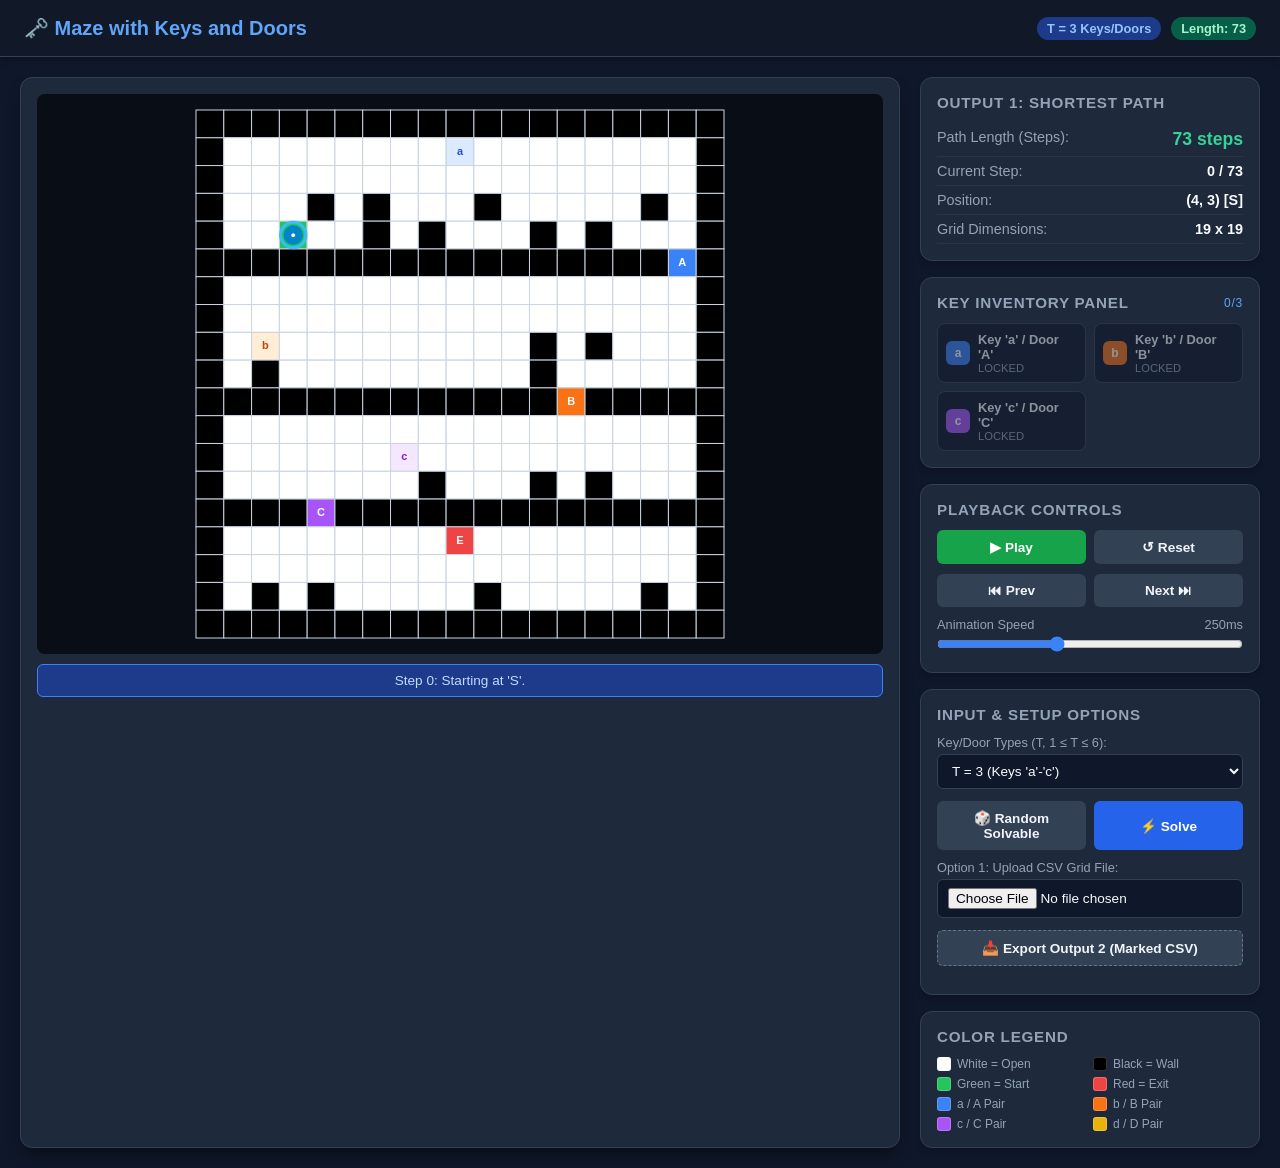
<file: problem1_maze_with_keys_and_doors/visualizer.html>
<!DOCTYPE html>
<html lang="en">
<head>
<meta charset="UTF-8">
<meta name="viewport" content="width=device-width, initial-scale=1.0">
<title>Problem 1: Maze with Keys and Doors - Visualizer</title>
<style>
  :root {
    --bg-main: #0f172a;
    --card-bg: #1e293b;
    --card-border: #334155;
    --text-primary: #f8fafc;
    --text-secondary: #94a3b8;
    --accent: #3b82f6;
    --accent-hover: #2563eb;
    --success: #22c55e;
    --danger: #ef4444;
    --warning: #f59e0b;
  }

  * { box-sizing: border-box; margin: 0; padding: 0; font-family: -apple-system, BlinkMacSystemFont, "Segoe UI", Roboto, sans-serif; }
  body { background-color: var(--bg-main); color: var(--text-primary); min-height: 100vh; display: flex; flex-direction: column; }
  
  header {
    background: #111827;
    border-bottom: 1px solid var(--card-border);
    padding: 16px 24px;
    display: flex;
    justify-content: space-between;
    align-items: center;
    box-shadow: 0 4px 6px -1px rgba(0, 0, 0, 0.3);
  }

  header h1 { font-size: 1.25rem; font-weight: 700; color: #60a5fa; display: flex; align-items: center; gap: 8px; }
  header .badge { background: #1e3a8a; color: #93c5fd; padding: 4px 10px; border-radius: 9999px; font-size: 0.8rem; font-weight: 600; }

  .layout {
    display: grid;
    grid-template-columns: 1fr 340px;
    gap: 20px;
    padding: 20px;
    flex: 1;
    max-width: 1400px;
    width: 100%;
    margin: 0 auto;
  }

  @media (max-width: 900px) {
    .layout { grid-template-columns: 1fr; }
  }

  .canvas-card {
    background: var(--card-bg);
    border: 1px solid var(--card-border);
    border-radius: 12px;
    padding: 16px;
    display: flex;
    flex-direction: column;
    align-items: center;
    position: relative;
    box-shadow: 0 10px 15px -3px rgba(0, 0, 0, 0.4);
  }

  .canvas-container {
    width: 100%;
    height: 560px;
    display: flex;
    align-items: center;
    justify-content: center;
    background: #090d16;
    border-radius: 8px;
    overflow: hidden;
    position: relative;
  }

  canvas {
    border-radius: 4px;
    box-shadow: 0 4px 12px rgba(0, 0, 0, 0.5);
  }

  .side-panel {
    display: flex;
    flex-direction: column;
    gap: 16px;
  }

  .card {
    background: var(--card-bg);
    border: 1px solid var(--card-border);
    border-radius: 12px;
    padding: 16px;
    box-shadow: 0 4px 6px -1px rgba(0, 0, 0, 0.2);
  }

  .card-title {
    font-size: 0.95rem;
    font-weight: 700;
    text-transform: uppercase;
    letter-spacing: 0.05em;
    color: var(--text-secondary);
    margin-bottom: 12px;
    display: flex;
    justify-content: space-between;
    align-items: center;
  }

  .stat-row {
    display: flex;
    justify-content: space-between;
    padding: 6px 0;
    border-bottom: 1px solid rgba(255, 255, 255, 0.05);
    font-size: 0.9rem;
  }

  .stat-label { color: var(--text-secondary); }
  .stat-value { font-weight: 700; color: var(--text-primary); }
  .stat-value.highlight { color: #34d399; font-size: 1.1rem; }

  /* Key Inventory HUD */
  .inventory-grid {
    display: grid;
    grid-template-columns: repeat(2, 1fr);
    gap: 8px;
  }

  .inv-item {
    background: #0f172a;
    border: 1px solid var(--card-border);
    border-radius: 8px;
    padding: 8px;
    display: flex;
    align-items: center;
    gap: 8px;
    transition: all 0.3s ease;
    opacity: 0.5;
  }

  .inv-item.active {
    opacity: 1;
    transform: translateY(-2px);
    box-shadow: 0 4px 10px rgba(0,0,0,0.3);
    border-color: #38bdf8;
  }

  .inv-color-box {
    width: 24px;
    height: 24px;
    border-radius: 6px;
    display: flex;
    align-items: center;
    justify-content: center;
    font-size: 0.75rem;
    font-weight: 800;
  }

  .inv-info { flex: 1; }
  .inv-name { font-size: 0.8rem; font-weight: 700; }
  .inv-status { font-size: 0.7rem; color: var(--text-secondary); }
  .inv-item.active .inv-status { color: var(--success); font-weight: 700; }

  /* Controls */
  .btn-row {
    display: flex;
    gap: 8px;
    margin-bottom: 10px;
  }

  button {
    background: var(--accent);
    color: white;
    border: none;
    padding: 9px 14px;
    border-radius: 6px;
    font-weight: 600;
    font-size: 0.85rem;
    cursor: pointer;
    transition: background 0.2s, transform 0.1s;
    display: flex;
    align-items: center;
    justify-content: center;
    gap: 6px;
    flex: 1;
  }

  button:hover { background: var(--accent-hover); }
  button:active { transform: scale(0.98); }
  button.secondary { background: #334155; color: #f1f5f9; }
  button.secondary:hover { background: #475569; }
  button.success { background: #16a34a; }
  button.success:hover { background: #15803d; }
  button.danger { background: #dc2626; }
  button.danger:hover { background: #b91c1c; }

  .slider-group {
    margin-top: 10px;
  }

  .slider-label {
    display: flex;
    justify-content: space-between;
    font-size: 0.8rem;
    color: var(--text-secondary);
    margin-bottom: 4px;
  }

  input[type="range"] {
    width: 100%;
    accent-color: var(--accent);
  }

  /* File & Generator Controls */
  .input-group {
    margin-bottom: 12px;
  }

  .input-label {
    font-size: 0.8rem;
    color: var(--text-secondary);
    margin-bottom: 4px;
    display: block;
  }

  select, input[type="file"], input[type="number"] {
    width: 100%;
    padding: 8px 10px;
    background: #0f172a;
    border: 1px solid var(--card-border);
    color: var(--text-primary);
    border-radius: 6px;
    font-size: 0.85rem;
  }

  /* Legend */
  .legend-grid {
    display: grid;
    grid-template-columns: repeat(2, 1fr);
    gap: 6px;
    font-size: 0.75rem;
  }

  .legend-item {
    display: flex;
    align-items: center;
    gap: 6px;
    color: var(--text-secondary);
  }

  .legend-box {
    width: 14px;
    height: 14px;
    border-radius: 3px;
    border: 1px solid rgba(255,255,255,0.2);
  }

  /* Banner notification */
  .status-banner {
    width: 100%;
    margin-top: 10px;
    padding: 8px 12px;
    border-radius: 6px;
    font-size: 0.85rem;
    text-align: center;
    background: #1e3a8a;
    color: #bfdbfe;
    border: 1px solid #3b82f6;
  }
</style>
</head>
<body>

<header>
  <h1>🗝️ Maze with Keys and Doors</h1>
  <div style="display:flex; gap:10px; align-items:center;">
    <span class="badge" id="badgeT">T = 3 Keys/Doors</span>
    <span class="badge" style="background:#065f46; color:#a7f3d0;" id="badgeLength">Length: 0</span>
  </div>
</header>

<div class="layout">
  <!-- Left Side: Canvas & Real-time playback -->
  <div class="canvas-card">
    <div class="canvas-container" id="canvasWrapper">
      <canvas id="mazeCanvas"></canvas>
    </div>
    <div class="status-banner" id="statusBanner">
      Ready! Press Play or Step to animate shortest path.
    </div>
  </div>

  <!-- Right Side: Panel Controls & Key Inventory HUD -->
  <div class="side-panel">
    <!-- Path Stats -->
    <div class="card">
      <div class="card-title">Output 1: Shortest Path</div>
      <div class="stat-row">
        <span class="stat-label">Path Length (Steps):</span>
        <span class="stat-value highlight" id="statLength">-</span>
      </div>
      <div class="stat-row">
        <span class="stat-label">Current Step:</span>
        <span class="stat-value" id="statStep">0 / 0</span>
      </div>
      <div class="stat-row">
        <span class="stat-label">Position:</span>
        <span class="stat-value" id="statPos">(0, 0)</span>
      </div>
      <div class="stat-row">
        <span class="stat-label">Grid Dimensions:</span>
        <span class="stat-value" id="statGrid">15 x 15</span>
      </div>
    </div>

    <!-- Key Inventory Panel (Required) -->
    <div class="card">
      <div class="card-title">
        Key Inventory Panel
        <span style="font-size:0.75rem; font-weight:normal; color:#60a5fa;" id="invCount">0/3</span>
      </div>
      <div class="inventory-grid" id="inventoryContainer">
        <!-- Injected dynamically -->
      </div>
    </div>

    <!-- Animation Controls (Required) -->
    <div class="card">
      <div class="card-title">Playback Controls</div>
      <div class="btn-row">
        <button id="btnPlay" class="success">▶ Play</button>
        <button id="btnReset" class="secondary">↺ Reset</button>
      </div>
      <div class="btn-row">
        <button id="btnPrev" class="secondary">⏮ Prev</button>
        <button id="btnNext" class="secondary">Next ⏭</button>
      </div>
      <div class="slider-group">
        <div class="slider-label">
          <span>Animation Speed</span>
          <span id="speedVal">250ms</span>
        </div>
        <input type="range" id="speedSlider" min="30" max="600" value="250">
      </div>
    </div>

    <!-- Input Mode & Maze Setup -->
    <div class="card">
      <div class="card-title">Input & Setup Options</div>
      
      <div class="input-group">
        <label class="input-label">Key/Door Types (T, 1 ≤ T ≤ 6):</label>
        <select id="selectT">
          <option value="1">T = 1 (Key 'a', Door 'A')</option>
          <option value="2">T = 2 (Keys 'a'-'b')</option>
          <option value="3" selected>T = 3 (Keys 'a'-'c')</option>
          <option value="4">T = 4 (Keys 'a'-'d')</option>
          <option value="5">T = 5 (Keys 'a'-'e')</option>
          <option value="6">T = 6 (Keys 'a'-'f')</option>
        </select>
      </div>

      <div class="btn-row">
        <button id="btnRandom" class="secondary" title="Option 2: Generate valid solvable NxN maze">🎲 Random Solvable</button>
        <button id="btnSolve" style="background:#2563eb;">⚡ Solve</button>
      </div>

      <div class="input-group" style="margin-top: 10px;">
        <label class="input-label">Option 1: Upload CSV Grid File:</label>
        <input type="file" id="csvFileInput" accept=".csv, .txt">
      </div>

      <div class="input-group">
        <button id="btnExportCSV" class="secondary" style="width: 100%; border: 1px dashed #64748b;">
          📥 Export Output 2 (Marked CSV)
        </button>
      </div>
    </div>

    <!-- Color Legend -->
    <div class="card">
      <div class="card-title">Color Legend</div>
      <div class="legend-grid">
        <div class="legend-item"><div class="legend-box" style="background:#FFFFFF;"></div> White = Open</div>
        <div class="legend-item"><div class="legend-box" style="background:#000000;"></div> Black = Wall</div>
        <div class="legend-item"><div class="legend-box" style="background:#22c55e;"></div> Green = Start</div>
        <div class="legend-item"><div class="legend-box" style="background:#ef4444;"></div> Red = Exit</div>
        <div class="legend-item"><div class="legend-box" style="background:#3b82f6;"></div> a / A Pair</div>
        <div class="legend-item"><div class="legend-box" style="background:#f97316;"></div> b / B Pair</div>
        <div class="legend-item"><div class="legend-box" style="background:#a855f7;"></div> c / C Pair</div>
        <div class="legend-item"><div class="legend-box" style="background:#eab308;"></div> d / D Pair</div>
      </div>
    </div>
  </div>
</div>

<script>
// Key/Door Pair Color Definitions
const PAIR_COLORS = [
  { name: "Blue", hex: "#3b82f6", light: "#dbeafe", dark: "#1d4ed8" },
  { name: "Orange", hex: "#f97316", light: "#ffedd5", dark: "#c2410c" },
  { name: "Purple", hex: "#a855f7", light: "#f3e8ff", dark: "#7e22ce" },
  { name: "Gold", hex: "#eab308", light: "#fef9c3", dark: "#a16207" },
  { name: "Cyan", hex: "#06b6d4", light: "#cffafe", dark: "#0e7490" },
  { name: "Pink", hex: "#ec4899", light: "#fce7f3", dark: "#be185d" }
];

let T = 3;
let grid = [];
let N = 19, M = 19;
let startPos = null;
let exitPos = null;

let shortestPath = [];
let pathHistory = [];
let currentStep = 0;
let isPlaying = false;
let playTimer = null;
let playSpeedMs = 250;

// Dynamic state of grid during animation
let cellDynamicStates = {};

const canvas = document.getElementById("mazeCanvas");
const ctx = canvas.getContext("2d");

// Helper check
function isKey(c) { return c >= 'a' && c <= 'f'; }
function isDoor(c) { return c >= 'A' && c <= 'F'; }
function keyIdx(c) { return c.charCodeAt(0) - 97; }
function doorIdx(c) { return c.charCodeAt(0) - 65; }

// Initialize with a default big solvable maze (19x19 with 3 keys & doors)
function initDefaultMaze() {
  generateRandomSolvableMaze(19, 3);
}

// Generate guaranteed solvable NxN maze
function generateRandomSolvableMaze(dim, numT) {
  numT = parseInt(numT) || 3;
  T = numT;
  document.getElementById("selectT").value = T;
  document.getElementById("badgeT").innerText = `T = ${T} Keys/Doors`;

  const numRegions = T + 1;
  const minDim = numRegions * 2 + (numRegions - 1) + 2;
  dim = Math.max(dim, minDim);
  if (dim % 2 === 0) dim++;
  N = dim; M = dim;

  grid = Array.from({ length: N }, () => Array(M).fill('#'));

  const availRows = N - 2 - (numRegions - 1);
  const baseH = Math.floor(availRows / numRegions);
  const rem = availRows % numRegions;

  let regions = [];
  let currR = 1;
  for (let i = 0; i < numRegions; i++) {
    const h = baseH + (i < rem ? 1 : 0);
    const rStart = currR;
    const rEnd = currR + h - 1;
    regions.push({ start: rStart, end: rEnd });
    currR = rEnd + 2;
  }

  let openCellsByRegion = [];
  for (let idx = 0; idx < regions.length; idx++) {
    const { start, end } = regions[idx];
    for (let r = start; r <= end; r++) {
      for (let c = 1; c < M - 1; c++) {
        if (Math.random() < 0.65 || r === start || c === 1 || c === M - 2) {
          grid[r][c] = '.';
        }
      }
    }
    // Spine
    const spineR = Math.floor((start + end) / 2);
    for (let c = 1; c < M - 1; c++) grid[spineR][c] = '.';
    for (let c = 1; c < M - 1; c += 2) {
      for (let r = start; r <= end; r++) grid[r][c] = '.';
    }

    let actualOpen = [];
    for (let r = start; r <= end; r++) {
      for (let c = 1; c < M - 1; c++) {
        if (grid[r][c] === '.') actualOpen.push([r, c]);
      }
    }
    openCellsByRegion.push(actualOpen);
  }

  // Start 'S' in region 0
  const sIdx = Math.floor(Math.random() * openCellsByRegion[0].length);
  const sCoord = openCellsByRegion[0].splice(sIdx, 1)[0];
  grid[sCoord[0]][sCoord[1]] = 'S';
  startPos = sCoord;

  // Exit 'E' in final region
  const lastReg = openCellsByRegion[openCellsByRegion.length - 1];
  const eIdx = Math.floor(Math.random() * lastReg.length);
  const eCoord = lastReg.splice(eIdx, 1)[0];
  grid[eCoord[0]][eCoord[1]] = 'E';
  exitPos = eCoord;

  // Place keys and doors
  for (let i = 0; i < T; i++) {
    const kChar = String.fromCharCode(97 + i);
    const dChar = String.fromCharCode(65 + i);

    // Key in region i
    const regList = openCellsByRegion[i];
    const kCellIdx = Math.floor(Math.random() * regList.length);
    const [kr, kc] = regList.splice(kCellIdx, 1)[0];
    grid[kr][kc] = kChar;

    // Door in dividing wall
    const divRow = regions[i].end + 1;
    let validCols = [];
    for (let c = 1; c < M - 1; c++) {
      if (grid[divRow - 1][c] === '.' && grid[divRow + 1][c] === '.') validCols.push(c);
    }
    let doorC;
    if (validCols.length > 0) {
      doorC = validCols[Math.floor(Math.random() * validCols.length)];
    } else {
      doorC = Math.floor(Math.random() * (M - 4)) + 2;
      grid[divRow - 1][doorC] = '.';
      grid[divRow + 1][doorC] = '.';
    }
    grid[divRow][doorC] = dChar;
  }

  solveMaze();
}

// Bitmask BFS Solver
function solveMaze() {
  scanPositions();
  setupInventoryHUD();

  if (!startPos || !exitPos) {
    alert("Maze must contain Start 'S' and Exit 'E'.");
    return;
  }

  const [sr, sc] = startPos;
  const [er, ec] = exitPos;

  let initMask = 0;
  if (isKey(grid[sr][sc]) && keyIdx(grid[sr][sc]) < T) {
    initMask |= (1 << keyIdx(grid[sr][sc]));
  }

  // BFS Queue
  let queue = [{ r: sr, c: sc, mask: initMask, path: [[sr, sc, initMask]] }];
  let visited = new Set();
  visited.add(`${sr},${sc},${initMask}`);

  let foundPath = null;
  const dirs = [[-1, 0], [1, 0], [0, -1], [0, 1]];

  while (queue.length > 0) {
    const curr = queue.shift();
    const { r, c, mask, path } = curr;

    if (r === er && c === ec) {
      foundPath = path;
      break;
    }

    for (const [dr, dc] of dirs) {
      const nr = r + dr;
      const nc = c + dc;
      if (nr < 0 || nr >= N || nc < 0 || nc >= M) continue;

      const cell = grid[nr][nc];
      if (cell === '#') continue;

      let nmask = mask;
      if (isDoor(cell)) {
        if (!(nr === er && nc === ec && cell === 'E')) {
          const dIdx = doorIdx(cell);
          if (dIdx < T) {
            if (!(mask & (1 << dIdx))) continue; // Locked!
          }
        }
      } else if (isKey(cell)) {
        const kId = keyIdx(cell);
        if (kId < T) {
          nmask = mask | (1 << kId);
        }
      }

      const key = `${nr},${nc},${nmask}`;
      if (!visited.has(key)) {
        visited.add(key);
        queue.push({
          r: nr, c: nc, mask: nmask,
          path: [...path, [nr, nc, nmask]]
        });
      }
    }
  }

  if (!foundPath) {
    shortestPath = [];
    pathHistory = [];
    document.getElementById("statLength").innerText = "-1 (Unsolvable)";
    document.getElementById("badgeLength").innerText = "Length: -1";
    document.getElementById("statusBanner").innerText = "OUTPUT 1: -1 (No valid path from S to E)";
    resetDynamicState();
    drawMaze();
    return;
  }

  shortestPath = foundPath.map(p => [p[0], p[1]]);
  const length = shortestPath.length - 1;

  document.getElementById("statLength").innerText = `${length} steps`;
  document.getElementById("badgeLength").innerText = `Length: ${length}`;
  document.getElementById("statGrid").innerText = `${N} x ${M}`;
  document.getElementById("statusBanner").innerText = `OUTPUT 1: Shortest Path Length = ${length}`;

  // Build step history
  pathHistory = [];
  let collectedKeys = new Set();
  let openedDoors = new Set();

  for (let idx = 0; idx < foundPath.length; idx++) {
    const [r, c, mask] = foundPath[idx];
    const cell = grid[r][c];
    let pickedKey = null;
    let openedDoor = null;

    if (isKey(cell) && keyIdx(cell) < T && !collectedKeys.has(cell)) {
      pickedKey = cell;
      collectedKeys.add(cell);
    }

    if (isDoor(cell) && doorIdx(cell) < T && !(r === er && c === ec) && !openedDoors.has(cell)) {
      openedDoor = cell;
      openedDoors.add(cell);
    }

    pathHistory.push({
      step: idx,
      pos: [r, c],
      mask: mask,
      keysHeld: Array.from(collectedKeys),
      pickedKey: pickedKey,
      openedDoor: openedDoor,
      cell: cell
    });
  }

  currentStep = 0;
  resetDynamicState();
  applyStepState(0);
  drawMaze();
  updateHUD();
}

function scanPositions() {
  startPos = null;
  exitPos = null;
  let ePositions = [];

  for (let r = 0; r < N; r++) {
    for (let c = 0; c < M; c++) {
      if (grid[r][c] === 'S') startPos = [r, c];
      else if (grid[r][c] === 'E') ePositions.push([r, c]);
    }
  }

  if (ePositions.length === 1) {
    exitPos = ePositions[0];
  } else if (ePositions.length > 1) {
    exitPos = ePositions[ePositions.length - 1];
  }
}

function resetDynamicState() {
  cellDynamicStates = {};
  for (let r = 0; r < N; r++) {
    for (let c = 0; c < M; c++) {
      cellDynamicStates[`${r},${c}`] = {
        pickedUp: false,
        unlocked: false,
        visited: false
      };
    }
  }
}

function applyStepState(stepIdx) {
  if (!pathHistory || stepIdx >= pathHistory.length) return;
  const info = pathHistory[stepIdx];
  const [r, c] = info.pos;
  const key = `${r},${c}`;

  cellDynamicStates[key].visited = true;
  if (info.pickedKey) cellDynamicStates[key].pickedUp = true;
  if (info.openedDoor) cellDynamicStates[key].unlocked = true;
}

function recomputeStateUpTo(targetStep) {
  resetDynamicState();
  for (let i = 0; i <= targetStep; i++) {
    applyStepState(i);
  }
}

function setupInventoryHUD() {
  const container = document.getElementById("inventoryContainer");
  container.innerHTML = "";

  for (let i = 0; i < T; i++) {
    const kChar = String.fromCharCode(97 + i);
    const dChar = String.fromCharCode(65 + i);
    const col = PAIR_COLORS[i % PAIR_COLORS.length];

    const item = document.createElement("div");
    item.className = "inv-item";
    item.id = `invItem_${kChar}`;
    item.innerHTML = `
      <div class="inv-color-box" style="background:${col.hex}; color:#FFFFFF;">${kChar}</div>
      <div class="inv-info">
        <div class="inv-name">Key '${kChar}' / Door '${dChar}'</div>
        <div class="inv-status" id="invStatus_${kChar}">LOCKED</div>
      </div>
    `;
    container.appendChild(item);
  }
}

function updateHUD() {
  if (!pathHistory || pathHistory.length === 0) return;
  const info = pathHistory[currentStep];
  const total = pathHistory.length - 1;

  document.getElementById("statStep").innerText = `${currentStep} / ${total}`;
  document.getElementById("statPos").innerText = `(${info.pos[0]}, ${info.pos[1]}) [${info.cell}]`;

  // Banner status
  const banner = document.getElementById("statusBanner");
  if (currentStep === 0) {
    banner.innerText = "Step 0: Starting at 'S'.";
    banner.style.background = "#1e3a8a";
  } else if (info.pickedKey) {
    banner.innerText = `⭐ Step ${currentStep}: Key '${info.pickedKey}' picked up! Added to Inventory.`;
    banner.style.background = "#9a3412";
  } else if (info.openedDoor) {
    banner.innerText = `🔓 Step ${currentStep}: Door '${info.openedDoor}' opened! Turned white with unlock mark.`;
    banner.style.background = "#166534";
  } else if (currentStep === total) {
    banner.innerText = `🏁 Goal reached at 'E' in ${total} steps! Shortest path complete.`;
    banner.style.background = "#15803d";
  } else {
    banner.innerText = `Step ${currentStep} of ${total} | Moving along shortest path`;
    banner.style.background = "#1e293b";
  }

  // Update Inventory HUD
  const held = new Set(info.keysHeld);
  document.getElementById("invCount").innerText = `${held.size}/${T}`;

  for (let i = 0; i < T; i++) {
    const kChar = String.fromCharCode(97 + i);
    const el = document.getElementById(`invItem_${kChar}`);
    const st = document.getElementById(`invStatus_${kChar}`);
    if (el && st) {
      if (held.has(kChar)) {
        el.classList.add("active");
        st.innerText = "COLLECTED ✓";
      } else {
        el.classList.remove("active");
        st.innerText = "LOCKED";
      }
    }
  }
}

function drawMaze() {
  const container = document.getElementById("canvasWrapper");
  const cw = container.clientWidth;
  const ch = container.clientHeight;

  canvas.width = cw;
  canvas.height = ch;

  ctx.clearRect(0, 0, cw, ch);

  if (!grid || grid.length === 0) return;

  const pad = 16;
  const usableW = cw - 2 * pad;
  const usableH = ch - 2 * pad;
  const cellSize = Math.min(usableW / M, usableH / N);

  const offX = pad + (usableW - cellSize * M) / 2;
  const offY = pad + (usableH - cellSize * N) / 2;

  // Set of visited coordinates up to currentStep
  const visitedSet = new Set();
  if (pathHistory) {
    for (let i = 0; i <= currentStep; i++) {
      visitedSet.add(`${pathHistory[i].pos[0]},${pathHistory[i].pos[1]}`);
    }
  }

  for (let r = 0; r < N; r++) {
    for (let c = 0; c < M; c++) {
      const x = offX + c * cellSize;
      const y = offY + r * cellSize;
      const cell = grid[r][c];
      const state = cellDynamicStates[`${r},${c}`] || {};

      let bg = "#FFFFFF"; // White = open cell
      let txt = "";
      let txtColor = "#000000";

      if (cell === '#') {
        bg = "#000000"; // Black = wall
      } else if (cell === 'S') {
        bg = "#22c55e"; // Green = start
        txt = "S";
        txtColor = "#FFFFFF";
      } else if (exitPos && r === exitPos[0] && c === exitPos[1]) {
        bg = "#ef4444"; // Red = exit
        txt = "E";
        txtColor = "#FFFFFF";
      } else if (isKey(cell)) {
        const kId = keyIdx(cell);
        const col = PAIR_COLORS[kId % PAIR_COLORS.length];
        if (state.pickedUp) {
          // Key picked up: key disappears! Cell becomes white/trail
          bg = "#FFFFFF";
          txt = "";
        } else {
          bg = col.light;
          txt = cell;
          txtColor = col.dark;
        }
      } else if (isDoor(cell)) {
        const dId = doorIdx(cell);
        const col = PAIR_COLORS[dId % PAIR_COLORS.length];
        if (state.unlocked) {
          // Door opened: door turns from its color to WHITE with unlock mark!
          bg = "#FFFFFF";
          txt = "🔓";
          txtColor = "#16a34a";
        } else {
          bg = col.hex;
          txt = cell;
          txtColor = "#FFFFFF";
        }
      }

      // Visited path highlight trail
      if (visitedSet.has(`${r},${c}`) && cell !== '#' && cell !== 'S' && !(exitPos && r === exitPos[0] && c === exitPos[1])) {
        if (!isDoor(cell) || state.unlocked) {
          bg = "#fef08a"; // Soft luminous amber path highlight
        }
      }

      ctx.fillStyle = bg;
      ctx.fillRect(x, y, cellSize, cellSize);

      ctx.strokeStyle = "#cbd5e1";
      ctx.lineWidth = 1;
      ctx.strokeRect(x, y, cellSize, cellSize);

      if (txt) {
        ctx.fillStyle = txtColor;
        ctx.font = `bold ${Math.max(10, Math.floor(cellSize * 0.42))}px sans-serif`;
        ctx.textAlign = "center";
        ctx.textBaseline = "middle";
        ctx.fillText(txt, x + cellSize / 2, y + cellSize / 2);
      }
    }
  }

  // Draw connecting path line for visited steps
  if (pathHistory && currentStep > 0) {
    ctx.beginPath();
    ctx.strokeStyle = "#f59e0b";
    ctx.lineWidth = Math.max(3, Math.floor(cellSize * 0.16));
    ctx.lineCap = "round";
    ctx.lineJoin = "round";

    for (let i = 0; i <= currentStep; i++) {
      const [pr, pc] = pathHistory[i].pos;
      const px = offX + (pc + 0.5) * cellSize;
      const py = offY + (pr + 0.5) * cellSize;
      if (i === 0) ctx.moveTo(px, py);
      else ctx.lineTo(px, py);
    }
    ctx.stroke();
  }

  // Draw active Agent avatar
  if (pathHistory && pathHistory.length > 0) {
    const [ar, ac] = pathHistory[currentStep].pos;
    const ax = offX + (ac + 0.5) * cellSize;
    const ay = offY + (ar + 0.5) * cellSize;
    const rad = cellSize * 0.35;

    // Glowing avatar
    ctx.beginPath();
    ctx.arc(ax, ay, rad + 3, 0, Math.PI * 2);
    ctx.strokeStyle = "#38bdf8";
    ctx.lineWidth = 3;
    ctx.stroke();

    ctx.beginPath();
    ctx.arc(ax, ay, rad, 0, Math.PI * 2);
    ctx.fillStyle = "#0284c7";
    ctx.fill();

    ctx.fillStyle = "#FFFFFF";
    ctx.font = `bold ${Math.max(9, Math.floor(cellSize * 0.3))}px sans-serif`;
    ctx.textAlign = "center";
    ctx.textBaseline = "middle";
    ctx.fillText("●", ax, ay);
  }
}

// Playback logic
function togglePlay() {
  if (isPlaying) pausePlay();
  else startPlay();
}

function startPlay() {
  if (!pathHistory || pathHistory.length === 0) return;
  if (currentStep >= pathHistory.length - 1) {
    resetPlayback();
  }
  isPlaying = true;
  document.getElementById("btnPlay").innerText = "⏸ Pause";
  document.getElementById("btnPlay").classList.replace("success", "danger");
  tickPlay();
}

function pausePlay() {
  isPlaying = false;
  document.getElementById("btnPlay").innerText = "▶ Play";
  document.getElementById("btnPlay").classList.replace("danger", "success");
  if (playTimer) clearTimeout(playTimer);
}

function tickPlay() {
  if (!isPlaying) return;
  if (currentStep < pathHistory.length - 1) {
    currentStep++;
    applyStepState(currentStep);
    drawMaze();
    updateHUD();
    playTimer = setTimeout(tickPlay, playSpeedMs);
  } else {
    pausePlay();
  }
}

function resetPlayback() {
  pausePlay();
  currentStep = 0;
  recomputeStateUpTo(0);
  drawMaze();
  updateHUD();
}

function stepNext() {
  pausePlay();
  if (pathHistory && currentStep < pathHistory.length - 1) {
    currentStep++;
    applyStepState(currentStep);
    drawMaze();
    updateHUD();
  }
}

function stepPrev() {
  pausePlay();
  if (currentStep > 0) {
    currentStep--;
    recomputeStateUpTo(currentStep);
    drawMaze();
    updateHUD();
  }
}

// CSV Export (Output 2)
function exportOutput2CSV() {
  if (!grid || grid.length === 0) return;
  const pathSet = new Set(shortestPath.map(p => `${p[0]},${p[1]}`));

  let csvRows = [];
  for (let r = 0; r < N; r++) {
    let row = [];
    for (let c = 0; c < M; c++) {
      const cell = grid[r][c];
      if (pathSet.has(`${r},${c}`)) {
        if (cell === '.') row.push("x");
        else if (isKey(cell)) row.push(`x(${cell})`);
        else if (isDoor(cell) && !(exitPos && r === exitPos[0] && c === exitPos[1])) row.push(`x(${cell})`);
        else row.push(cell);
      } else {
        row.push(cell);
      }
    }
    csvRows.push(row.join(","));
  }

  const csvContent = "data:text/csv;charset=utf-8," + encodeURIComponent(csvRows.join("\n"));
  const link = document.createElement("a");
  link.setAttribute("href", csvContent);
  link.setAttribute("download", `output2_shortest_path_marked_T${T}.csv`);
  document.body.appendChild(link);
  link.click();
  document.body.removeChild(link);
}

// Event Listeners
document.getElementById("btnPlay").addEventListener("click", togglePlay);
document.getElementById("btnReset").addEventListener("click", resetPlayback);
document.getElementById("btnNext").addEventListener("click", stepNext);
document.getElementById("btnPrev").addEventListener("click", stepPrev);
document.getElementById("btnRandom").addEventListener("click", () => generateRandomSolvableMaze(19, T));
document.getElementById("btnSolve").addEventListener("click", solveMaze);
document.getElementById("btnExportCSV").addEventListener("click", exportOutput2CSV);

document.getElementById("selectT").addEventListener("change", (e) => {
  T = parseInt(e.target.value);
  document.getElementById("badgeT").innerText = `T = ${T} Keys/Doors`;
  generateRandomSolvableMaze(19, T);
});

document.getElementById("speedSlider").addEventListener("input", (e) => {
  playSpeedMs = parseInt(e.target.value);
  document.getElementById("speedVal").innerText = `${playSpeedMs}ms`;
});

// CSV File Upload
document.getElementById("csvFileInput").addEventListener("change", function(e) {
  const file = e.target.files[0];
  if (!file) return;

  const reader = new FileReader();
  reader.onload = function(evt) {
    const text = evt.target.result;
    const lines = text.trim().split("\n");
    let newGrid = [];

    for (let line of lines) {
      line = line.trim();
      if (!line) continue;
      let cols;
      if (line.includes(",")) cols = line.split(",").map(s => s.trim());
      else if (line.includes(";")) cols = line.split(";").map(s => s.trim());
      else if (line.includes(" ")) cols = line.split(/\s+/).map(s => s.trim());
      else cols = line.split("");
      newGrid.push(cols);
    }

    if (newGrid.length > 0) {
      grid = newGrid;
      N = grid.length;
      M = grid[0].length;
      solveMaze();
    }
  };
  reader.readAsText(file);
});

window.addEventListener("resize", drawMaze);

// Initialize with large 19x19 grid and 3 keys
initDefaultMaze();
</script>
</body>
</html>
</file>
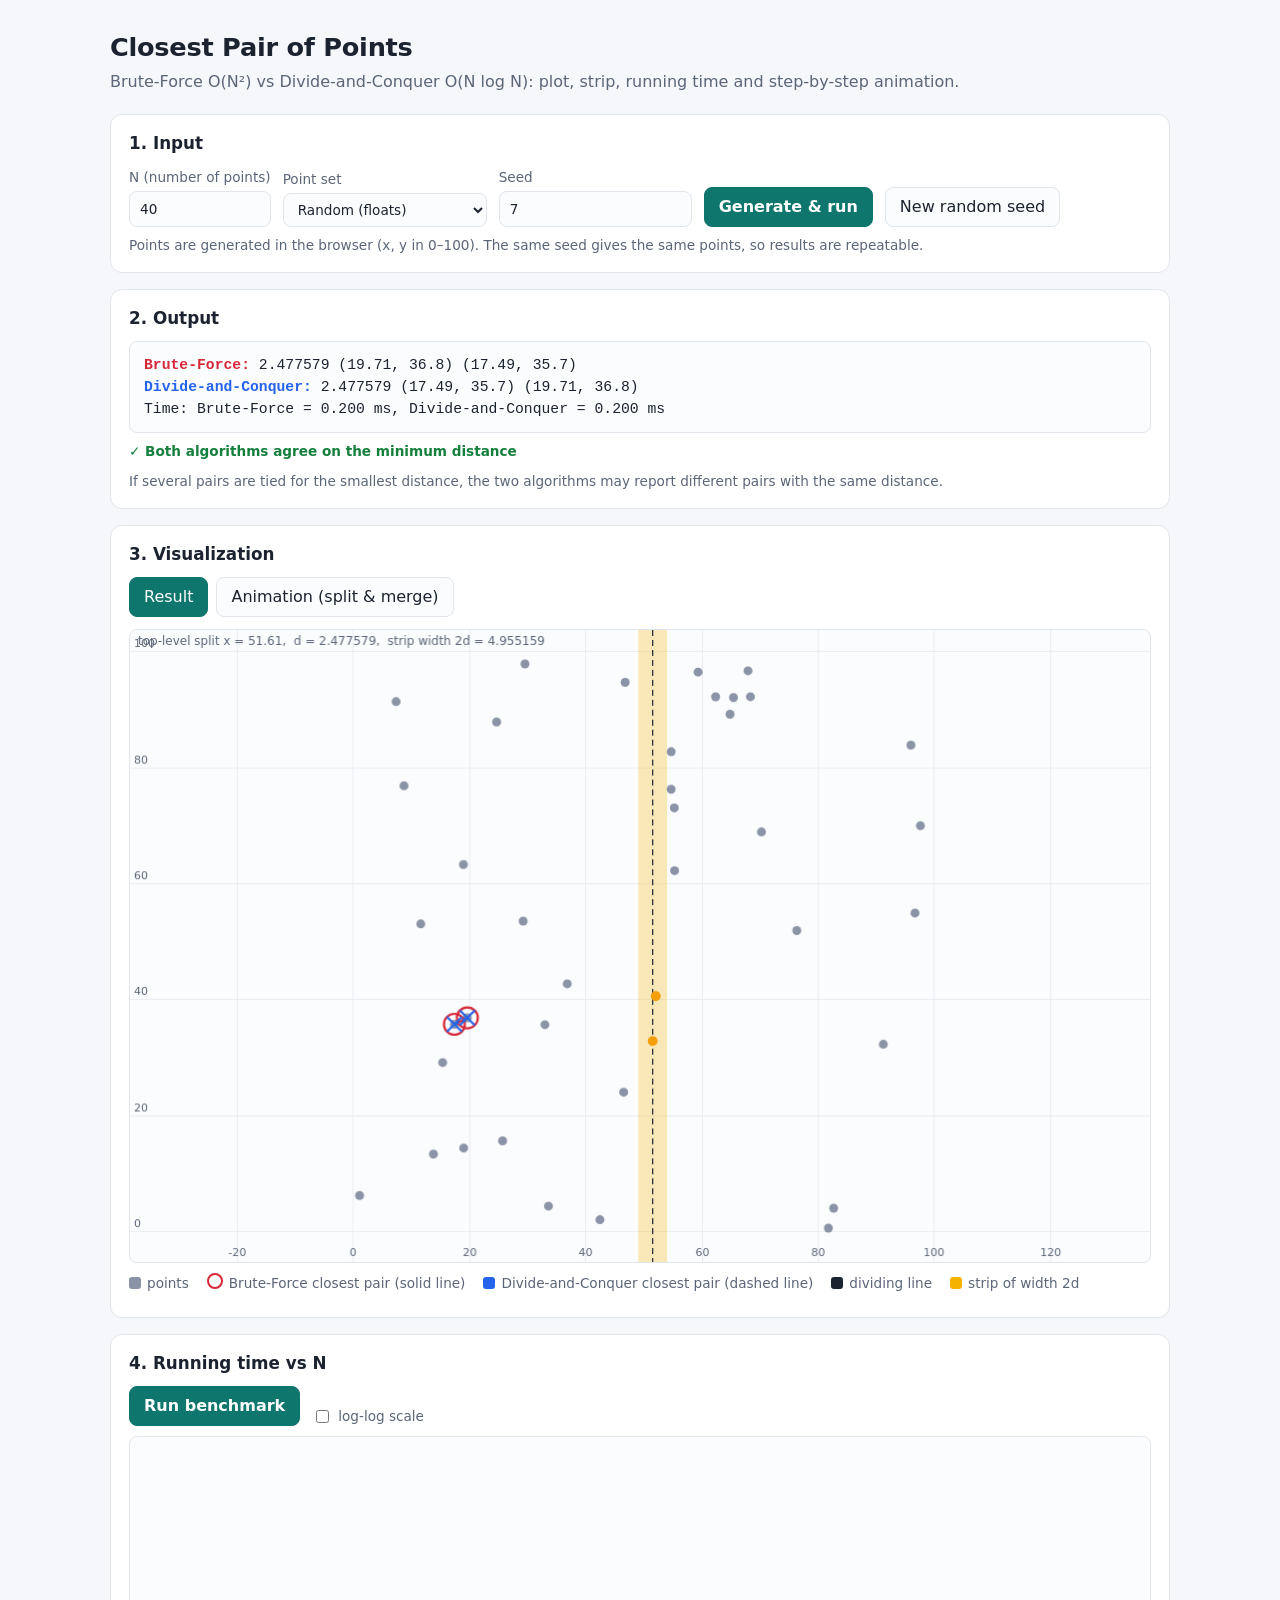
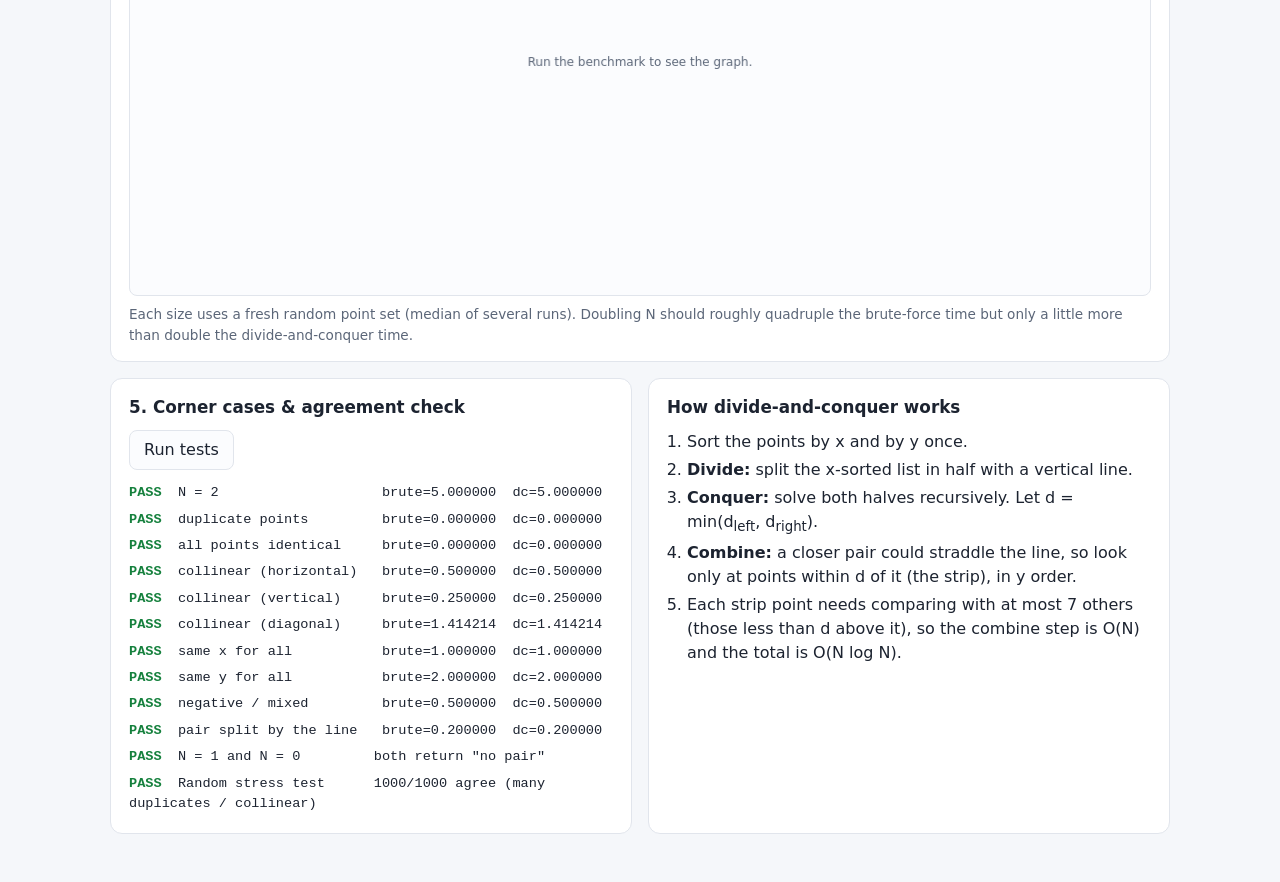
<file: problem2-closest-pair/closest_pair_viz.html>
<!DOCTYPE html>
<html lang="en">
<head>
<meta charset="utf-8">
<meta name="viewport" content="width=device-width, initial-scale=1">
<title>Closest Pair of Points: Brute-Force vs Divide-and-Conquer</title>
<style>
  :root{
    --bg:#f5f7fa; --card:#ffffff; --ink:#1c2330; --muted:#5b6678; --line:#e1e5ec;
    --brute:#d62839; --dc:#2563eb; --strip:#f5b301; --pt:#8a94a6; --ok:#15803d; --best:#16a34a;
    --accent:#0f766e; --canvas:#fbfcfe; --grid:#e9edf3;
  }
  @media (prefers-color-scheme: dark){
    :root{
      --bg:#0f141b; --card:#171e28; --ink:#e7ecf3; --muted:#9aa6b8; --line:#2a3443;
      --brute:#ff6b7a; --dc:#6ea0ff; --strip:#f5c542; --pt:#6f7b8f; --ok:#4ade80; --best:#4ade80;
      --accent:#2dd4bf; --canvas:#121821; --grid:#222b38;
    }
  }
  *{box-sizing:border-box}
  body{margin:0;background:var(--bg);color:var(--ink);
       font:16px/1.5 system-ui,-apple-system,"Segoe UI",Roboto,sans-serif}
  header{padding:28px 20px 8px;max-width:1100px;margin:0 auto}
  h1{margin:0 0 4px;font-size:1.6rem;letter-spacing:-.01em}
  header p{margin:0;color:var(--muted)}
  main{max-width:1100px;margin:0 auto;padding:12px 20px 48px;display:grid;gap:16px}
  .card{background:var(--card);border:1px solid var(--line);border-radius:12px;padding:16px 18px}
  .card h2{margin:0 0 10px;font-size:1.05rem}
  .row{display:flex;flex-wrap:wrap;gap:12px;align-items:flex-end}
  label{display:flex;flex-direction:column;gap:4px;font-size:.85rem;color:var(--muted)}
  input,select,button{font:inherit;color:var(--ink)}
  input,select{background:var(--canvas);border:1px solid var(--line);border-radius:8px;padding:7px 10px;min-width:110px}
  button{background:var(--canvas);border:1px solid var(--line);border-radius:8px;padding:7px 14px;cursor:pointer}
  button:hover{border-color:var(--accent)}
  button:focus-visible,input:focus-visible,select:focus-visible{outline:2px solid var(--accent);outline-offset:2px}
  button.primary{background:var(--accent);border-color:var(--accent);color:#fff;font-weight:600}
  button[aria-pressed="true"]{background:var(--accent);border-color:var(--accent);color:#fff}
  button:disabled{opacity:.45;cursor:not-allowed}
  .out{font-family:ui-monospace,SFMono-Regular,Menlo,Consolas,monospace;font-size:.92rem;
       background:var(--canvas);border:1px solid var(--line);border-radius:8px;padding:12px 14px;
       white-space:pre-wrap;word-break:break-word}
  .out .b{color:var(--brute);font-weight:700} .out .d{color:var(--dc);font-weight:700}
  .badge{display:inline-block;margin-top:8px;font-size:.85rem;font-weight:600;color:var(--ok)}
  .badge.bad{color:var(--brute)}
  .note{color:var(--muted);font-size:.85rem;margin:8px 0 0}
  .canvas-wrap{width:100%}
  canvas{display:block;border:1px solid var(--line);border-radius:8px;background:var(--canvas)}
  .legend{display:flex;flex-wrap:wrap;gap:6px 18px;margin:10px 0 0;font-size:.85rem;color:var(--muted)}
  .legend span::before{content:"";display:inline-block;width:12px;height:12px;border-radius:3px;
                        margin-right:6px;vertical-align:-1px;background:var(--c)}
  .legend .ring::before{background:transparent;border:2px solid var(--c);border-radius:50%}
  .tabs{display:flex;gap:8px;margin-bottom:12px}
  .anim-controls{display:flex;flex-wrap:wrap;gap:8px;align-items:center;margin:12px 0 0}
  .anim-controls input[type=range]{flex:1;min-width:140px;padding:0}
  .step-box{margin-top:10px;padding:10px 14px;border-left:4px solid var(--accent);background:var(--canvas);
            border-radius:0 8px 8px 0;min-height:3.4em}
  .step-box small{color:var(--muted);display:block}
  table{border-collapse:collapse;width:100%;font-size:.9rem;margin-top:12px}
  th,td{text-align:right;padding:6px 10px;border-bottom:1px solid var(--line)}
  th:first-child,td:first-child{text-align:left}
  th{color:var(--muted);font-weight:600}
  ul.tests{list-style:none;margin:10px 0 0;padding:0;font-family:ui-monospace,Menlo,Consolas,monospace;font-size:.85rem}
  ul.tests li{padding:3px 0} .pass{color:var(--ok);font-weight:700} .fail{color:var(--brute);font-weight:700}
  ol.how{margin:0;padding-left:20px} ol.how li{margin:4px 0}
  .two{display:grid;gap:16px;grid-template-columns:1fr}
  @media (min-width:900px){ .two{grid-template-columns:1fr 1fr} }
  [hidden]{display:none !important}
</style>
</head>
<body>
<header>
  <h1>Closest Pair of Points</h1>
  <p>Brute-Force O(N²) vs Divide-and-Conquer O(N log N): plot, strip, running time and step-by-step animation.</p>
</header>

<main>
  <noscript><div class="card">This page needs JavaScript.</div></noscript>

  <section class="card" aria-labelledby="h-input">
    <h2 id="h-input">1. Input</h2>
    <div class="row">
      <label>N (number of points)
        <input id="n" type="number" min="0" max="20000" value="40"></label>
      <label>Point set
        <select id="dataset">
          <option value="random">Random (floats)</option>
          <option value="dups">With duplicate points</option>
          <option value="diag">Collinear (diagonal)</option>
          <option value="samex">All share the same x</option>
          <option value="samey">All share the same y</option>
          <option value="grid">Integer grid (many ties)</option>
        </select></label>
      <label>Seed
        <input id="seed" type="number" value="7"></label>
      <button id="go" class="primary">Generate &amp; run</button>
      <button id="newseed" type="button">New random seed</button>
    </div>
    <p class="note">Points are generated in the browser (x, y in 0–100). The same seed gives the same points, so results are repeatable.</p>
  </section>

  <section class="card" aria-labelledby="h-out">
    <h2 id="h-out">2. Output</h2>
    <div id="out" class="out" aria-live="polite">Press “Generate &amp; run”.</div>
    <div id="agree" class="badge"></div>
    <p class="note">If several pairs are tied for the smallest distance, the two algorithms may report different pairs with the same distance.</p>
  </section>

  <section class="card" aria-labelledby="h-vis">
    <h2 id="h-vis">3. Visualization</h2>
    <div class="tabs" role="group" aria-label="View">
      <button id="tab-result" aria-pressed="true">Result</button>
      <button id="tab-anim" aria-pressed="false">Animation (split &amp; merge)</button>
    </div>
    <div class="canvas-wrap"><canvas id="plot" role="img" aria-label="Scatter plot of the points with the closest pairs highlighted"></canvas></div>
    <div class="legend" id="legend-result">
      <span style="--c:var(--pt)">points</span>
      <span class="ring" style="--c:var(--brute)">Brute-Force closest pair (solid line)</span>
      <span style="--c:var(--dc)">Divide-and-Conquer closest pair (dashed line)</span>
      <span style="--c:#000;--c:var(--ink)">dividing line</span>
      <span style="--c:var(--strip)">strip of width 2d</span>
    </div>
    <div class="legend" id="legend-anim" hidden>
      <span style="--c:var(--pt)">other points</span>
      <span style="--c:var(--dc)">points of the current sub-problem (colour = depth)</span>
      <span style="--c:var(--strip)">strip |x − line| &lt; d</span>
      <span style="--c:#f97316">pair being compared</span>
      <span style="--c:var(--best)">best pair so far</span>
    </div>

    <div id="anim-ui" hidden>
      <div class="anim-controls">
        <button id="a-reset" title="Back to start" aria-label="Back to start">⏮</button>
        <button id="a-prev" title="Previous step (←)" aria-label="Previous step">◀</button>
        <button id="a-play" title="Play / pause (space)" aria-label="Play">▶ Play</button>
        <button id="a-next" title="Next step (→)" aria-label="Next step">▶|</button>
        <input id="a-slider" type="range" min="0" max="0" value="0" aria-label="Step">
        <label style="flex-direction:row;align-items:center;gap:6px">Speed
          <select id="a-speed" style="min-width:90px">
            <option value="1000">Slow</option>
            <option value="450" selected>Normal</option>
            <option value="150">Fast</option>
            <option value="40">Very fast</option>
          </select></label>
      </div>
      <div class="step-box" id="step-box" aria-live="polite"></div>
    </div>
    <p class="note" id="anim-note"></p>
  </section>

  <section class="card" aria-labelledby="h-bench">
    <h2 id="h-bench">4. Running time vs N</h2>
    <div class="row" style="margin-bottom:10px">
      <button id="bench" class="primary">Run benchmark</button>
      <label style="flex-direction:row;align-items:center;gap:6px">
        <input id="log" type="checkbox" style="min-width:0"> log-log scale</label>
      <span class="note" id="bench-status" style="margin:0"></span>
    </div>
    <div class="canvas-wrap"><canvas id="chart" role="img" aria-label="Line chart of running time against N for both algorithms"></canvas></div>
    <table id="bench-table" hidden>
      <thead><tr><th>N</th><th>Brute-Force (ms)</th><th>Divide &amp; Conquer (ms)</th><th>Speed-up</th><th>Agree</th></tr></thead>
      <tbody></tbody>
    </table>
    <p class="note">Each size uses a fresh random point set (median of several runs). Doubling N should roughly quadruple the brute-force time but only a little more than double the divide-and-conquer time.</p>
  </section>

  <div class="two">
    <section class="card" aria-labelledby="h-test">
      <h2 id="h-test">5. Corner cases &amp; agreement check</h2>
      <button id="tests">Run tests</button>
      <ul class="tests" id="test-list"></ul>
    </section>

    <section class="card" aria-labelledby="h-how">
      <h2 id="h-how">How divide-and-conquer works</h2>
      <ol class="how">
        <li>Sort the points by x and by y once.</li>
        <li><b>Divide:</b> split the x-sorted list in half with a vertical line.</li>
        <li><b>Conquer:</b> solve both halves recursively. Let d = min(d<sub>left</sub>, d<sub>right</sub>).</li>
        <li><b>Combine:</b> a closer pair could straddle the line, so look only at points within d of it (the strip), in y order.</li>
        <li>Each strip point needs comparing with at most 7 others (those less than d above it), so the combine step is O(N) and the total is O(N log N).</li>
      </ol>
    </section>
  </div>
</main>

<!-- ===================== Algorithms (no DOM access) ===================== -->
<script id="algo">
'use strict';
const fmt  = v => String(Math.round(v * 10000) / 10000);
const fmt6 = v => v.toFixed(6);
/* Euclidean length; much faster than Math.hypot in JavaScript. */
const hyp = (dx, dy) => Math.sqrt(dx * dx + dy * dy);

/* Brute force: try every pair, O(N^2). */
function bruteForce(P) {
  const n = P.length;
  if (n < 2) return null;
  let best = Infinity, pair = null;
  for (let i = 0; i < n; i++) {
    const a = P[i];
    for (let j = i + 1; j < n; j++) {
      const b = P[j];
      const d = hyp(a.x - b.x, a.y - b.y);
      if (d < best) { best = d; pair = [a, b]; }
    }
  }
  return { d: best, pair };
}

/* Divide and conquer, O(N log N).
   Points carry a unique id so duplicates never get mixed up when the
   y-sorted list is split into left/right halves.
   opts.rec  : array that receives animation steps (optional)
   opts.info : object that receives the top-level split/strip (optional) */
function closestDC(P, opts) {
  opts = opts || {};
  if (P.length < 2) return null;
  const rec = opts.rec || null, info = opts.info || null;
  const detail = !!rec && P.length <= 60;        // record every comparison only for small inputs
  const byX = (a, b) => a.x - b.x || a.y - b.y || a.id - b.id;
  const byY = (a, b) => a.y - b.y || a.x - b.x || a.id - b.id;
  const px = P.slice().sort(byX);
  const py = P.slice().sort(byY);

  function solve(px, py, depth) {
    const n = px.length;
    const xmin = px[0].x, xmax = px[n - 1].x;

    // Base case: 2 or 3 points -> brute force
    if (n <= 3) {
      let best = Infinity, pair = null;
      for (let i = 0; i < n; i++) for (let j = i + 1; j < n; j++) {
        const d = hyp(px[i].x - px[j].x, px[i].y - px[j].y);
        if (d < best) { best = d; pair = [px[i], px[j]]; }
      }
      if (rec) rec.push({ type: 'base', depth, ids: px.map(p => p.id), xmin, xmax, best: { d: best, pair }, final: depth === 0,
        text: `Base case: only ${n} points here, so check all pairs by brute force. Closest distance = ${fmt6(best)}.` });
      return { d: best, pair };
    }

    // Divide
    const mid = n >> 1, splitX = px[mid].x;
    const ids = rec ? px.map(p => p.id) : null;
    if (rec) rec.push({ type: 'split', depth, ids, xmin, xmax, splitX,
      text: `Divide: ${n} points. Draw a vertical line at x = ${fmt(splitX)}: ${mid} points go left, ${n - mid} go right.` });
    const leftIds = new Set();
    for (let i = 0; i < mid; i++) leftIds.add(px[i].id);
    const ly = [], ry = [];
    for (const p of py) (leftIds.has(p.id) ? ly : ry).push(p);   // both stay sorted by y

    // Conquer
    const L = solve(px.slice(0, mid), ly, depth + 1);
    const R = solve(px.slice(mid), ry, depth + 1);
    let best = L.d <= R.d ? L : R;
    let d = best.d, pair = best.pair;
    const d0 = d;

    // Combine: strip around the dividing line
    const strip = [];
    for (const p of py) if (Math.abs(p.x - splitX) < d0) strip.push(p);
    const stripIds = rec ? strip.map(p => p.id) : null;
    if (rec) rec.push({ type: 'merge', depth, ids, xmin, xmax, splitX, d0, stripIds, best: { d, pair },
      text: `Conquer done: left d = ${fmt6(L.d)}, right d = ${fmt6(R.d)}, so d = ${fmt6(d0)}. ` +
            `A closer pair could still cross the line, so check the strip |x − ${fmt(splitX)}| < d, which holds ${strip.length} point(s).` });

    for (let i = 0; i < strip.length; i++) {
      for (let j = i + 1; j < strip.length && strip[j].y - strip[i].y < d; j++) {
        const dd = hyp(strip[i].x - strip[j].x, strip[i].y - strip[j].y);
        const improved = dd < d;
        if (improved) { d = dd; pair = [strip[i], strip[j]]; }
        if (detail) rec.push({ type: 'cmp', depth, ids, xmin, xmax, splitX, d0, stripIds,
          a: strip[i], b: strip[j], dd, improved, best: { d, pair },
          text: improved
            ? `Compare two strip points: distance ${fmt6(dd)} is smaller than the best so far, so it becomes the new best.`
            : `Compare two strip points: distance ${fmt6(dd)} is not smaller than the best so far (${fmt6(d)}).` });
      }
    }
    if (depth === 0 && info) { info.splitX = splitX; info.d0 = d0; info.strip = strip; }
    if (rec) rec.push({ type: 'merged', depth, ids, xmin, xmax, best: { d, pair }, final: depth === 0,
      text: depth === 0
        ? `Done! The closest pair of all ${n} points has distance ${fmt6(d)}.`
        : `Merge complete: the closest pair of these ${n} points has distance ${fmt6(d)}. Return it to the parent.` });
    return { d, pair };
  }
  return solve(px, py, 0);
}

/* Seeded random numbers (mulberry32) so a seed repeats the same points. */
function makeRng(seed) {
  let a = seed >>> 0;
  return function () {
    a = (a + 0x6D2B79F5) >>> 0;
    let t = a;
    t = Math.imul(t ^ (t >>> 15), t | 1);
    t ^= t + Math.imul(t ^ (t >>> 7), t | 61);
    return ((t ^ (t >>> 14)) >>> 0) / 4294967296;
  };
}

function generatePoints(n, kind, rng) {
  const r2 = v => Math.round(v * 100) / 100;
  const U = () => r2(rng() * 100);
  const pts = [];
  for (let i = 0; i < n; i++) {
    let x, y;
    switch (kind) {
      case 'dups':
        if (i > 0 && rng() < 0.2) { const q = pts[Math.floor(rng() * i)]; x = q.x; y = q.y; }
        else { x = U(); y = U(); }
        break;
      case 'diag':  x = U(); y = r2(x * 0.6 + 10); break;
      case 'samex': x = 50; y = U(); break;
      case 'samey': x = U(); y = 50; break;
      case 'grid':  x = Math.floor(rng() * 11) * 10; y = Math.floor(rng() * 11) * 10; break;
      default:      x = U(); y = U();
    }
    pts.push({ x, y, id: i });
  }
  return pts;
}

const mk = arr => arr.map(([x, y], i) => ({ x, y, id: i }));
const agree = (a, b) => Math.abs(a - b) <= 1e-9 + 1e-9 * Math.max(Math.abs(a), Math.abs(b));

function runTests() {
  const cases = [
    ['N = 2',                    [[0,0],[3,4]], 5],
    ['duplicate points',         [[1,1],[5,5],[1,1],[9,2]], 0],
    ['all points identical',     [[2,2],[2,2],[2,2],[2,2],[2,2],[2,2]], 0],
    ['collinear (horizontal)',   [[0,3],[10,3],[4,3],[4.5,3],[20,3]], 0.5],
    ['collinear (vertical)',     [[7,0],[7,9],[7,4],[7,4.25],[7,-3]], 0.25],
    ['collinear (diagonal)',     [0,5,9,10,20].map(i => [i, i]), Math.SQRT2],
    ['same x for all',           [0,6,13,14,30,50].map(y => [2, y]), 1],
    ['same y for all',           [0,6,13,15,30,50].map(x => [x, 2]), 2],
    ['negative / mixed',         [[-5,-5],[5,5],[-5.5,-5],[0,0]], 0.5],
    ['pair split by the line',   [[0,0],[10,10],[4.9,5],[5.1,5],[20,0],[0,20]], 0.2],
  ];
  const results = [];
  for (const [name, arr, expected] of cases) {
    const P = mk(arr), b = bruteForce(P).d, c = closestDC(P).d;
    results.push({ ok: agree(b, expected) && agree(c, expected), text: `${name.padEnd(24)} brute=${fmt6(b)}  dc=${fmt6(c)}` });
  }
  const nullOk = bruteForce(mk([[1,1]])) === null && closestDC([]) === null;
  results.push({ ok: nullOk, text: 'N = 1 and N = 0         both return "no pair"' });

  const rng = makeRng(12345);
  const trials = 1000;
  let bad = 0;
  for (let t = 0; t < trials; t++) {
    const n = 2 + Math.floor(rng() * 39);
    const r = [3, 10, 1000][Math.floor(rng() * 3)];
    const P = [];
    for (let i = 0; i < n; i++) P.push({ x: Math.floor(rng() * (r + 1)), y: Math.floor(rng() * (r + 1)), id: i });
    if (!agree(bruteForce(P).d, closestDC(P).d)) bad++;
  }
  results.push({ ok: bad === 0, text: `Random stress test      ${trials - bad}/${trials} agree (many duplicates / collinear)` });
  return results;
}
</script>

<!-- ===================== User interface ===================== -->
<script id="ui">
(function () {
  'use strict';
  const $ = id => document.getElementById(id);
  const css = n => getComputedStyle(document.documentElement).getPropertyValue(n).trim();
  const DEPTH_COLORS = ['#2563eb', '#0f766e', '#9333ea', '#ea580c', '#be185d', '#4d7c0f', '#0369a1'];
  const MAX_ANIM_N = 300;

  const state = { points: [], bf: null, dc: null, info: {}, steps: [], idx: 0, mode: 'result', timer: null };

  function setupCanvas(c, aspect, minH, maxH) {
    const dpr = window.devicePixelRatio || 1;
    const w = Math.max(240, c.parentElement.clientWidth);
    const h = Math.round(Math.max(minH, Math.min(maxH, w * aspect)));
    c.style.width = w + 'px'; c.style.height = h + 'px';
    c.width = Math.round(w * dpr); c.height = Math.round(h * dpr);
    const ctx = c.getContext('2d');
    ctx.setTransform(dpr, 0, 0, dpr, 0, 0);
    return { ctx, w, h };
  }

  function niceTicks(lo, hi, count) {
    const span = hi - lo;
    if (!(span > 0)) return [lo];
    const raw = span / count, mag = Math.pow(10, Math.floor(Math.log10(raw)));
    const norm = raw / mag, step = (norm < 1.5 ? 1 : norm < 3.5 ? 2 : norm < 7.5 ? 5 : 10) * mag;
    const out = [];
    for (let v = Math.ceil(lo / step) * step; v <= hi + step * 1e-9; v += step) out.push(Math.round(v / step) * step);
    return out;
  }

  /* ---------- timing ---------- */
  function medianTime(fn, reps) {
    const t = [];
    for (let i = 0; i < reps; i++) { const s = performance.now(); fn(); t.push(performance.now() - s); }
    t.sort((a, b) => a - b);
    return t[Math.floor(t.length / 2)];
  }
  const repsFor = n => n <= 2000 ? 5 : n <= 5000 ? 3 : 1;

  /* ---------- main run ---------- */
  function run() {
    stopPlay();
    const n = Math.max(0, Math.min(20000, parseInt($('n').value, 10) || 0));
    $('n').value = n;
    const seed = parseInt($('seed').value, 10) || 0;
    const pts = generatePoints(n, $('dataset').value, makeRng(seed));
    state.points = pts; state.bf = state.dc = null; state.info = {}; state.steps = []; state.idx = 0;

    if (n < 2) {
      $('out').textContent = 'At least two points are required (N < 2).';
      $('agree').textContent = '';
      $('anim-note').textContent = '';
      $('tab-anim').disabled = true; setMode('result');
      draw(); return;
    }

    const reps = repsFor(n);
    const tBf = medianTime(() => bruteForce(pts), reps);
    const tDc = medianTime(() => closestDC(pts), reps);
    state.bf = bruteForce(pts);
    state.dc = closestDC(pts, { info: state.info });

    const pr = p => `(${fmt(p[0].x)}, ${fmt(p[0].y)}) (${fmt(p[1].x)}, ${fmt(p[1].y)})`;
    $('out').innerHTML =
      `<span class="b">Brute-Force:</span> ${fmt6(state.bf.d)} ${pr(state.bf.pair)}\n` +
      `<span class="d">Divide-and-Conquer:</span> ${fmt6(state.dc.d)} ${pr(state.dc.pair)}\n` +
      `Time: Brute-Force = ${tBf.toFixed(3)} ms, Divide-and-Conquer = ${tDc.toFixed(3)} ms`;
    const ok = agree(state.bf.d, state.dc.d);
    const badge = $('agree');
    badge.textContent = ok ? '✓ Both algorithms agree on the minimum distance' : '✗ The algorithms disagree!';
    badge.className = 'badge' + (ok ? '' : ' bad');

    if (n <= MAX_ANIM_N) {
      closestDC(pts, { rec: state.steps });
      $('tab-anim').disabled = false;
      $('anim-note').textContent = n > 60
        ? 'Large input: the animation shows divide, conquer and merge steps but skips the individual strip comparisons. Use N ≤ 60 to see every comparison.'
        : '';
    } else {
      $('tab-anim').disabled = true;
      $('anim-note').textContent = `The animation is available for N ≤ ${MAX_ANIM_N}. The result view works for any N.`;
      if (state.mode === 'anim') setMode('result');
    }
    $('a-slider').max = Math.max(0, state.steps.length - 1);
    $('a-slider').value = 0;
    draw();
  }

  /* ---------- drawing the plane ---------- */
  function makeView(w, h, pts) {
    let x0 = Infinity, x1 = -Infinity, y0 = Infinity, y1 = -Infinity;
    for (const p of pts) { if (p.x < x0) x0 = p.x; if (p.x > x1) x1 = p.x; if (p.y < y0) y0 = p.y; if (p.y > y1) y1 = p.y; }
    if (!pts.length) { x0 = y0 = 0; x1 = y1 = 100; }
    let rx = x1 - x0, ry = y1 - y0;
    if (rx <= 0 && ry <= 0) { rx = ry = 1; }
    const pad = 34;
    const sc = Math.min(rx > 0 ? (w - 2 * pad) / rx : Infinity, ry > 0 ? (h - 2 * pad) / ry : Infinity);
    const ox = (w - rx * sc) / 2 - x0 * sc, oy = (h + ry * sc) / 2 + y0 * sc;
    return { sx: x => ox + x * sc, sy: y => oy - y * sc, sc, x0, x1, y0, y1 };
  }

  function drawGrid(ctx, v, w, h) {
    ctx.font = '11px system-ui, sans-serif';
    ctx.fillStyle = css('--muted'); ctx.strokeStyle = css('--grid'); ctx.lineWidth = 1;
    const xl = (0 - 0), xr = w;                     // visible world bounds
    const wx0 = (xl - (v.sx(0))) / v.sc, wx1 = (xr - v.sx(0)) / v.sc;
    const wy1 = (v.sy(0) - 0) / v.sc, wy0 = (v.sy(0) - h) / v.sc;
    ctx.textAlign = 'center'; ctx.textBaseline = 'bottom';
    for (const t of niceTicks(wx0, wx1, Math.max(3, Math.floor(w / 110)))) {
      const X = Math.round(v.sx(t)) + .5;
      ctx.beginPath(); ctx.moveTo(X, 0); ctx.lineTo(X, h); ctx.stroke();
      ctx.fillText(fmt(t), X, h - 3);
    }
    ctx.textAlign = 'left'; ctx.textBaseline = 'middle';
    for (const t of niceTicks(wy0, wy1, Math.max(3, Math.floor(h / 80)))) {
      const Y = Math.round(v.sy(t)) + .5;
      ctx.beginPath(); ctx.moveTo(0, Y); ctx.lineTo(w, Y); ctx.stroke();
      ctx.fillText(fmt(t), 4, Y - 7);
    }
  }

  const pointR = n => n > 3000 ? 1.6 : n > 1000 ? 2.2 : n > 200 ? 3 : 4.5;

  function drawPoints(ctx, v, pts, r, color) {
    ctx.fillStyle = color;
    for (const p of pts) { ctx.beginPath(); ctx.arc(v.sx(p.x), v.sy(p.y), r, 0, 6.2832); ctx.fill(); }
  }
  function drawLine(ctx, v, a, b, color, width, dash) {
    ctx.save(); ctx.strokeStyle = color; ctx.lineWidth = width; ctx.setLineDash(dash || []);
    ctx.beginPath(); ctx.moveTo(v.sx(a.x), v.sy(a.y)); ctx.lineTo(v.sx(b.x), v.sy(b.y)); ctx.stroke(); ctx.restore();
  }
  function vLine(ctx, v, x, h, color, width, dash) {
    ctx.save(); ctx.strokeStyle = color; ctx.lineWidth = width; ctx.setLineDash(dash || []);
    const X = v.sx(x); ctx.beginPath(); ctx.moveTo(X, 0); ctx.lineTo(X, h); ctx.stroke(); ctx.restore();
  }
  function band(ctx, v, x0, x1, h, color, alpha) {
    ctx.save(); ctx.globalAlpha = alpha; ctx.fillStyle = color;
    const A = v.sx(x0), B = v.sx(x1); ctx.fillRect(Math.min(A, B), 0, Math.max(1.5, Math.abs(B - A)), h); ctx.restore();
  }
  function ring(ctx, v, p, r, color, width) {
    ctx.save(); ctx.strokeStyle = color; ctx.lineWidth = width;
    ctx.beginPath(); ctx.arc(v.sx(p.x), v.sy(p.y), r, 0, 6.2832); ctx.stroke(); ctx.restore();
  }
  function cross(ctx, v, p, r, color) {
    ctx.save(); ctx.strokeStyle = color; ctx.lineWidth = 2.2;
    const X = v.sx(p.x), Y = v.sy(p.y);
    ctx.beginPath(); ctx.moveTo(X - r, Y - r); ctx.lineTo(X + r, Y + r); ctx.moveTo(X - r, Y + r); ctx.lineTo(X + r, Y - r); ctx.stroke(); ctx.restore();
  }

  function drawResult(ctx, v, w, h) {
    const pts = state.points, r = pointR(pts.length);
    const info = state.info;
    if (info.splitX !== undefined) {
      band(ctx, v, info.splitX - info.d0, info.splitX + info.d0, h, css('--strip'), 0.28);
      vLine(ctx, v, info.splitX, h, css('--ink'), 1.2, [6, 4]);
    }
    drawPoints(ctx, v, pts, r, css('--pt'));
    if (info.strip && info.strip.length) drawPoints(ctx, v, info.strip, r + .4, '#f59e0b');
    if (state.bf) {
      const [a, b] = state.bf.pair;
      drawLine(ctx, v, a, b, css('--brute'), 2.4);
      ring(ctx, v, a, r + 6, css('--brute'), 2.2); ring(ctx, v, b, r + 6, css('--brute'), 2.2);
    }
    if (state.dc) {
      const [a, b] = state.dc.pair;
      drawLine(ctx, v, a, b, css('--dc'), 2.2, [5, 4]);
      cross(ctx, v, a, r + 3, css('--dc')); cross(ctx, v, b, r + 3, css('--dc'));
    }
    if (info.splitX !== undefined) {
      ctx.fillStyle = css('--muted'); ctx.font = '12px system-ui, sans-serif'; ctx.textAlign = 'left'; ctx.textBaseline = 'top';
      ctx.fillText(`top-level split x = ${fmt(info.splitX)},  d = ${fmt6(info.d0)},  strip width 2d = ${fmt6(2 * info.d0)}`, 8, 6);
    }
  }

  function drawAnim(ctx, v, w, h) {
    const pts = state.points, steps = state.steps, s = steps[state.idx], r = pointR(pts.length);
    // open splits (recursion path)
    const open = [];
    for (let i = 0; i <= state.idx; i++) {
      if (steps[i].type === 'split') open.push(steps[i]); else if (steps[i].type === 'merged') open.pop();
    }
    // current region
    if (s.xmin !== undefined) {
      const col = DEPTH_COLORS[s.depth % DEPTH_COLORS.length];
      band(ctx, v, s.xmin, s.xmax, h, col, 0.08);
    }
    if (s.d0 !== undefined) band(ctx, v, s.splitX - s.d0, s.splitX + s.d0, h, css('--strip'), 0.30);
    for (const o of open) vLine(ctx, v, o.splitX, h, css('--muted'), 1, [3, 5]);
    if (s.splitX !== undefined && s.type !== 'merged') vLine(ctx, v, s.splitX, h, css('--ink'), 1.6, [7, 4]);

    drawPoints(ctx, v, pts, r, css('--pt'));
    const col = DEPTH_COLORS[s.depth % DEPTH_COLORS.length];
    const active = new Set(s.ids || []);
    ctx.fillStyle = col;
    for (const p of pts) if (active.has(p.id)) { ctx.beginPath(); ctx.arc(v.sx(p.x), v.sy(p.y), r + .8, 0, 6.2832); ctx.fill(); }
    if (s.stripIds) {
      const inStrip = new Set(s.stripIds);
      for (const p of pts) if (inStrip.has(p.id)) ring(ctx, v, p, r + 3, '#f59e0b', 2);
    }
    if (s.best && s.best.pair) {
      drawLine(ctx, v, s.best.pair[0], s.best.pair[1], css('--best'), 3);
      ring(ctx, v, s.best.pair[0], r + 6, css('--best'), 2.2); ring(ctx, v, s.best.pair[1], r + 6, css('--best'), 2.2);
    }
    if (s.type === 'cmp') {
      drawLine(ctx, v, s.a, s.b, '#f97316', 2.4, [4, 3]);
      ring(ctx, v, s.a, r + 4, '#f97316', 2.4); ring(ctx, v, s.b, r + 4, '#f97316', 2.4);
    }
    if (s.final) {   // show both algorithms' answers on the last frame
      const [a, b] = state.bf.pair;
      ring(ctx, v, a, r + 10, css('--brute'), 2); ring(ctx, v, b, r + 10, css('--brute'), 2);
      const [c, d] = state.dc.pair;
      cross(ctx, v, c, r + 3, css('--dc')); cross(ctx, v, d, r + 3, css('--dc'));
    }
    ctx.fillStyle = css('--muted'); ctx.font = '12px system-ui, sans-serif'; ctx.textAlign = 'left'; ctx.textBaseline = 'top';
    ctx.fillText(`recursion depth ${s.depth}`, 8, 6);

    $('step-box').innerHTML = `<small>Step ${state.idx + 1} of ${steps.length} · ${labelFor(s.type)}</small>${s.text}`;
    $('a-slider').value = state.idx;
  }
  const labelFor = t => ({ split: 'Divide', base: 'Base case', merge: 'Conquer → strip', cmp: 'Strip comparison', merged: 'Merge' }[t]);

  function draw() {
    const c = $('plot');
    const { ctx, w, h } = setupCanvas(c, 0.62, 340, 640);
    ctx.clearRect(0, 0, w, h);
    const pts = state.points;
    if (pts.length < 2) {
      ctx.fillStyle = css('--muted'); ctx.font = '15px system-ui, sans-serif'; ctx.textAlign = 'center';
      ctx.fillText(pts.length ? 'Need at least 2 points.' : 'No points yet.', w / 2, h / 2);
      return;
    }
    const v = makeView(w, h, pts);
    drawGrid(ctx, v, w, h);
    if (state.mode === 'anim' && state.steps.length) drawAnim(ctx, v, w, h); else drawResult(ctx, v, w, h);
  }

  /* ---------- animation controls ---------- */
  function setMode(m) {
    state.mode = m;
    $('tab-result').setAttribute('aria-pressed', String(m === 'result'));
    $('tab-anim').setAttribute('aria-pressed', String(m === 'anim'));
    $('anim-ui').hidden = m !== 'anim';
    $('legend-anim').hidden = m !== 'anim';
    $('legend-result').hidden = m === 'anim';
    if (m !== 'anim') stopPlay();
    draw();
  }
  function goto_(i) { state.idx = Math.max(0, Math.min(state.steps.length - 1, i)); draw(); }
  function stopPlay() {
    if (state.timer) { clearInterval(state.timer); state.timer = null; }
    const b = $('a-play'); b.textContent = '▶ Play'; b.setAttribute('aria-label', 'Play');
  }
  function startPlay() {
    if (state.idx >= state.steps.length - 1) state.idx = 0;
    const b = $('a-play'); b.textContent = '⏸ Pause'; b.setAttribute('aria-label', 'Pause');
    state.timer = setInterval(() => {
      if (state.idx >= state.steps.length - 1) { stopPlay(); return; }
      goto_(state.idx + 1);
    }, parseInt($('a-speed').value, 10));
    draw();
  }
  const togglePlay = () => state.timer ? stopPlay() : startPlay();

  /* ---------- chart ---------- */
  const bench = { rows: [] };
  function drawChart() {
    const { ctx, w, h } = setupCanvas($('chart'), 0.5, 300, 460);
    ctx.clearRect(0, 0, w, h);
    const rows = bench.rows, log = $('log').checked;
    const L = 62, R = 16, T = 16, B = 44, pw = w - L - R, ph = h - T - B;
    ctx.font = '12px system-ui, sans-serif'; ctx.fillStyle = css('--muted'); ctx.strokeStyle = css('--grid');
    if (!rows.length) {
      ctx.textAlign = 'center'; ctx.fillText('Run the benchmark to see the graph.', w / 2, h / 2); return;
    }
    const tf = v => log ? Math.log10(Math.max(v, 0.001)) : v;
    const xs = rows.map(r => r.n), xmax = Math.max(...xs), xmin = Math.min(...xs);
    const ymaxRaw = Math.max(...rows.map(r => Math.max(r.bf, r.dc))), yminRaw = Math.min(...rows.map(r => Math.min(r.bf, r.dc)));
    let X0, X1, Y0, Y1;
    if (log) { X0 = Math.log10(xmin) - .05; X1 = Math.log10(xmax) + .05; Y0 = Math.floor(tf(Math.max(yminRaw, 0.001))); Y1 = Math.ceil(tf(ymaxRaw)); if (Y1 <= Y0) Y1 = Y0 + 1; }
    else { X0 = 0; X1 = xmax * 1.03; Y0 = 0; Y1 = ymaxRaw * 1.08 || 1; }
    const px = n => L + ((log ? Math.log10(n) : n) - X0) / (X1 - X0) * pw;
    const py = t => T + ph - (tf(t) - Y0) / (Y1 - Y0) * ph;

    // grid + y ticks
    ctx.textAlign = 'right'; ctx.textBaseline = 'middle';
    if (log) { for (let e = Y0; e <= Y1; e++) { const Y = T + ph - (e - Y0) / (Y1 - Y0) * ph; line(ctx, L, Y, L + pw, Y); ctx.fillText(fmt(Math.pow(10, e)), L - 6, Y); } }
    else for (const t of niceTicks(0, Y1, 5)) { const Y = py(t); line(ctx, L, Y, L + pw, Y); ctx.fillText(fmt(t), L - 6, Y); }
    // x ticks at the measured sizes
    ctx.textAlign = 'center'; ctx.textBaseline = 'top';
    const skip = Math.ceil(rows.length / Math.max(1, Math.floor(pw / 60)));
    rows.forEach((r, i) => { if (i % skip === 0 || i === rows.length - 1) { const X = px(r.n); line(ctx, X, T, X, T + ph); ctx.fillText(String(r.n), X, T + ph + 6); } });
    ctx.fillText('N (number of points)', L + pw / 2, h - 18);
    ctx.save(); ctx.translate(14, T + ph / 2); ctx.rotate(-Math.PI / 2); ctx.fillText('running time (ms)', 0, 0); ctx.restore();

    series(ctx, rows, r => px(r.n), r => py(r.bf), css('--brute'), 'circle');
    series(ctx, rows, r => px(r.n), r => py(r.dc), css('--dc'), 'square');

    // legend
    ctx.textAlign = 'left'; ctx.textBaseline = 'middle';
    ctx.fillStyle = css('--brute'); ctx.fillRect(L + 10, T + 8, 14, 3); ctx.fillText('Brute-Force  O(N²)', L + 30, T + 10);
    ctx.fillStyle = css('--dc');    ctx.fillRect(L + 10, T + 28, 14, 3); ctx.fillText('Divide-and-Conquer  O(N log N)', L + 30, T + 30);
  }
  function line(ctx, x0, y0, x1, y1) { ctx.beginPath(); ctx.moveTo(x0, y0); ctx.lineTo(x1, y1); ctx.stroke(); }
  function series(ctx, rows, fx, fy, color, shape) {
    ctx.save(); ctx.strokeStyle = color; ctx.fillStyle = color; ctx.lineWidth = 2.2;
    ctx.beginPath(); rows.forEach((r, i) => i ? ctx.lineTo(fx(r), fy(r)) : ctx.moveTo(fx(r), fy(r))); ctx.stroke();
    rows.forEach(r => { ctx.beginPath(); if (shape === 'circle') ctx.arc(fx(r), fy(r), 4, 0, 6.2832); else ctx.rect(fx(r) - 4, fy(r) - 4, 8, 8); ctx.fill(); });
    ctx.restore();
  }

  async function runBenchmark() {
    const btn = $('bench'); btn.disabled = true; bench.rows = []; $('bench-table').hidden = false;
    const tbody = $('bench-table').tBodies[0]; tbody.innerHTML = '';
    const sizes = [250, 500, 1000, 2000, 4000, 8000, 16000];
    const rng = makeRng(2024);
    for (const n of sizes) {
      $('bench-status').textContent = `Timing N = ${n}…`;
      await new Promise(r => setTimeout(r, 20));
      const pts = generatePoints(n, 'random', rng), reps = repsFor(n);
      const bf = medianTime(() => bruteForce(pts), reps), dc = medianTime(() => closestDC(pts), reps);
      const ok = agree(bruteForce(pts).d, closestDC(pts).d);
      bench.rows.push({ n, bf, dc, ok });
      const tr = document.createElement('tr');
      tr.innerHTML = `<td>${n}</td><td>${bf.toFixed(3)}</td><td>${dc.toFixed(3)}</td><td>${(bf / Math.max(dc, 1e-6)).toFixed(1)}×</td><td>${ok ? '✓' : '✗'}</td>`;
      tbody.appendChild(tr);
      drawChart();
    }
    $('bench-status').textContent = 'Done.'; btn.disabled = false;
  }

  /* ---------- tests ---------- */
  function showTests() {
    const ul = $('test-list'); ul.innerHTML = '';
    for (const r of runTests()) {
      const li = document.createElement('li');
      li.innerHTML = `<span class="${r.ok ? 'pass' : 'fail'}">${r.ok ? 'PASS' : 'FAIL'}</span>  ` + r.text.replace(/&/g, '&amp;').replace(/</g, '&lt;');
      li.style.whiteSpace = 'pre-wrap';
      ul.appendChild(li);
    }
  }

  /* ---------- wiring ---------- */
  $('go').addEventListener('click', run);
  $('newseed').addEventListener('click', () => { $('seed').value = Math.floor(Math.random() * 100000); run(); });
  ['n', 'seed'].forEach(id => $(id).addEventListener('keydown', e => { if (e.key === 'Enter') run(); }));
  $('dataset').addEventListener('change', run);
  $('tab-result').addEventListener('click', () => setMode('result'));
  $('tab-anim').addEventListener('click', () => { if (!$('tab-anim').disabled) { state.idx = 0; setMode('anim'); } });
  $('a-reset').addEventListener('click', () => { stopPlay(); goto_(0); });
  $('a-prev').addEventListener('click', () => { stopPlay(); goto_(state.idx - 1); });
  $('a-next').addEventListener('click', () => { stopPlay(); goto_(state.idx + 1); });
  $('a-play').addEventListener('click', togglePlay);
  $('a-slider').addEventListener('input', e => { stopPlay(); goto_(parseInt(e.target.value, 10)); });
  $('a-speed').addEventListener('change', () => { if (state.timer) { stopPlay(); startPlay(); } });
  $('bench').addEventListener('click', runBenchmark);
  $('log').addEventListener('change', drawChart);
  $('tests').addEventListener('click', showTests);
  document.addEventListener('keydown', e => {
    if (state.mode !== 'anim' || /INPUT|SELECT|TEXTAREA/.test(document.activeElement.tagName) && document.activeElement.type !== 'range') return;
    if (e.key === 'ArrowRight') { stopPlay(); goto_(state.idx + 1); }
    else if (e.key === 'ArrowLeft') { stopPlay(); goto_(state.idx - 1); }
    else if (e.key === ' ' && document.activeElement.tagName !== 'BUTTON') { e.preventDefault(); togglePlay(); }
  });
  let rz; window.addEventListener('resize', () => { clearTimeout(rz); rz = setTimeout(() => { draw(); drawChart(); }, 120); });

  run(); drawChart(); showTests();
})();
</script>
</body>
</html>
</file>
